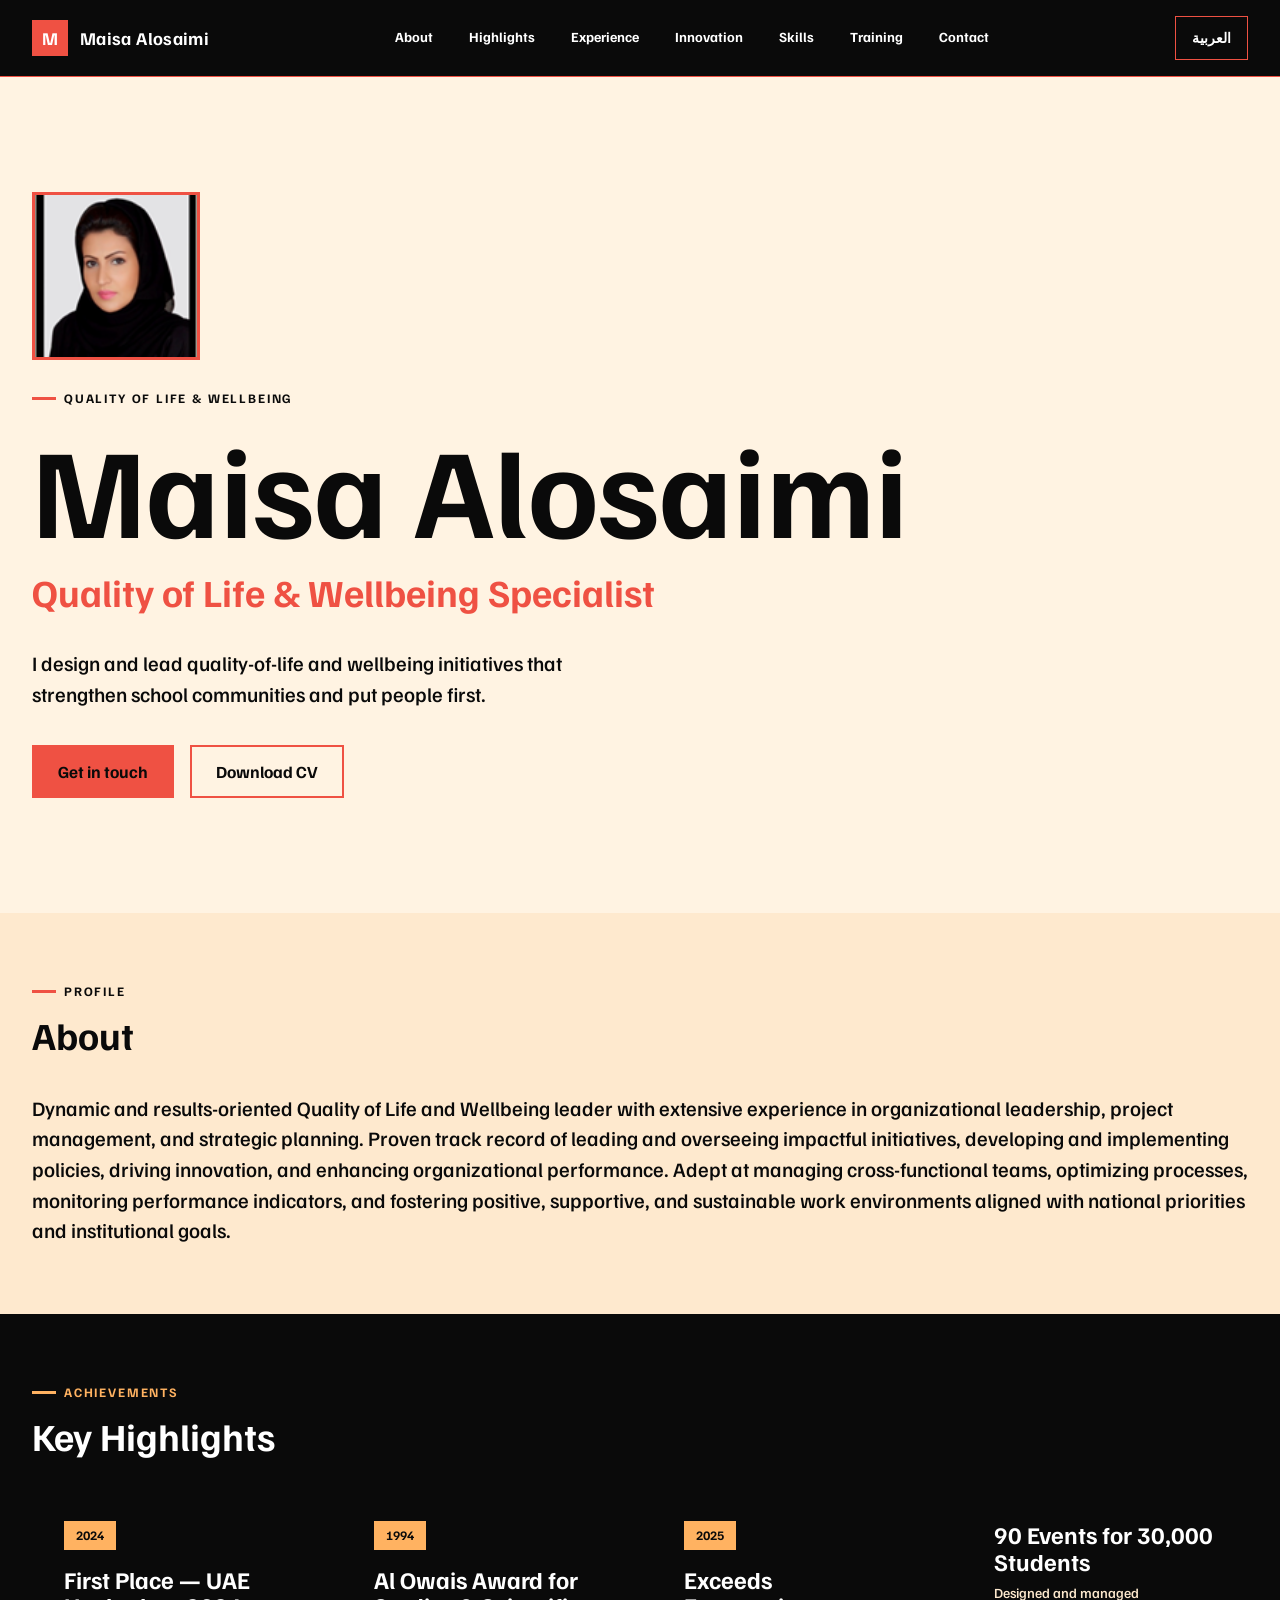
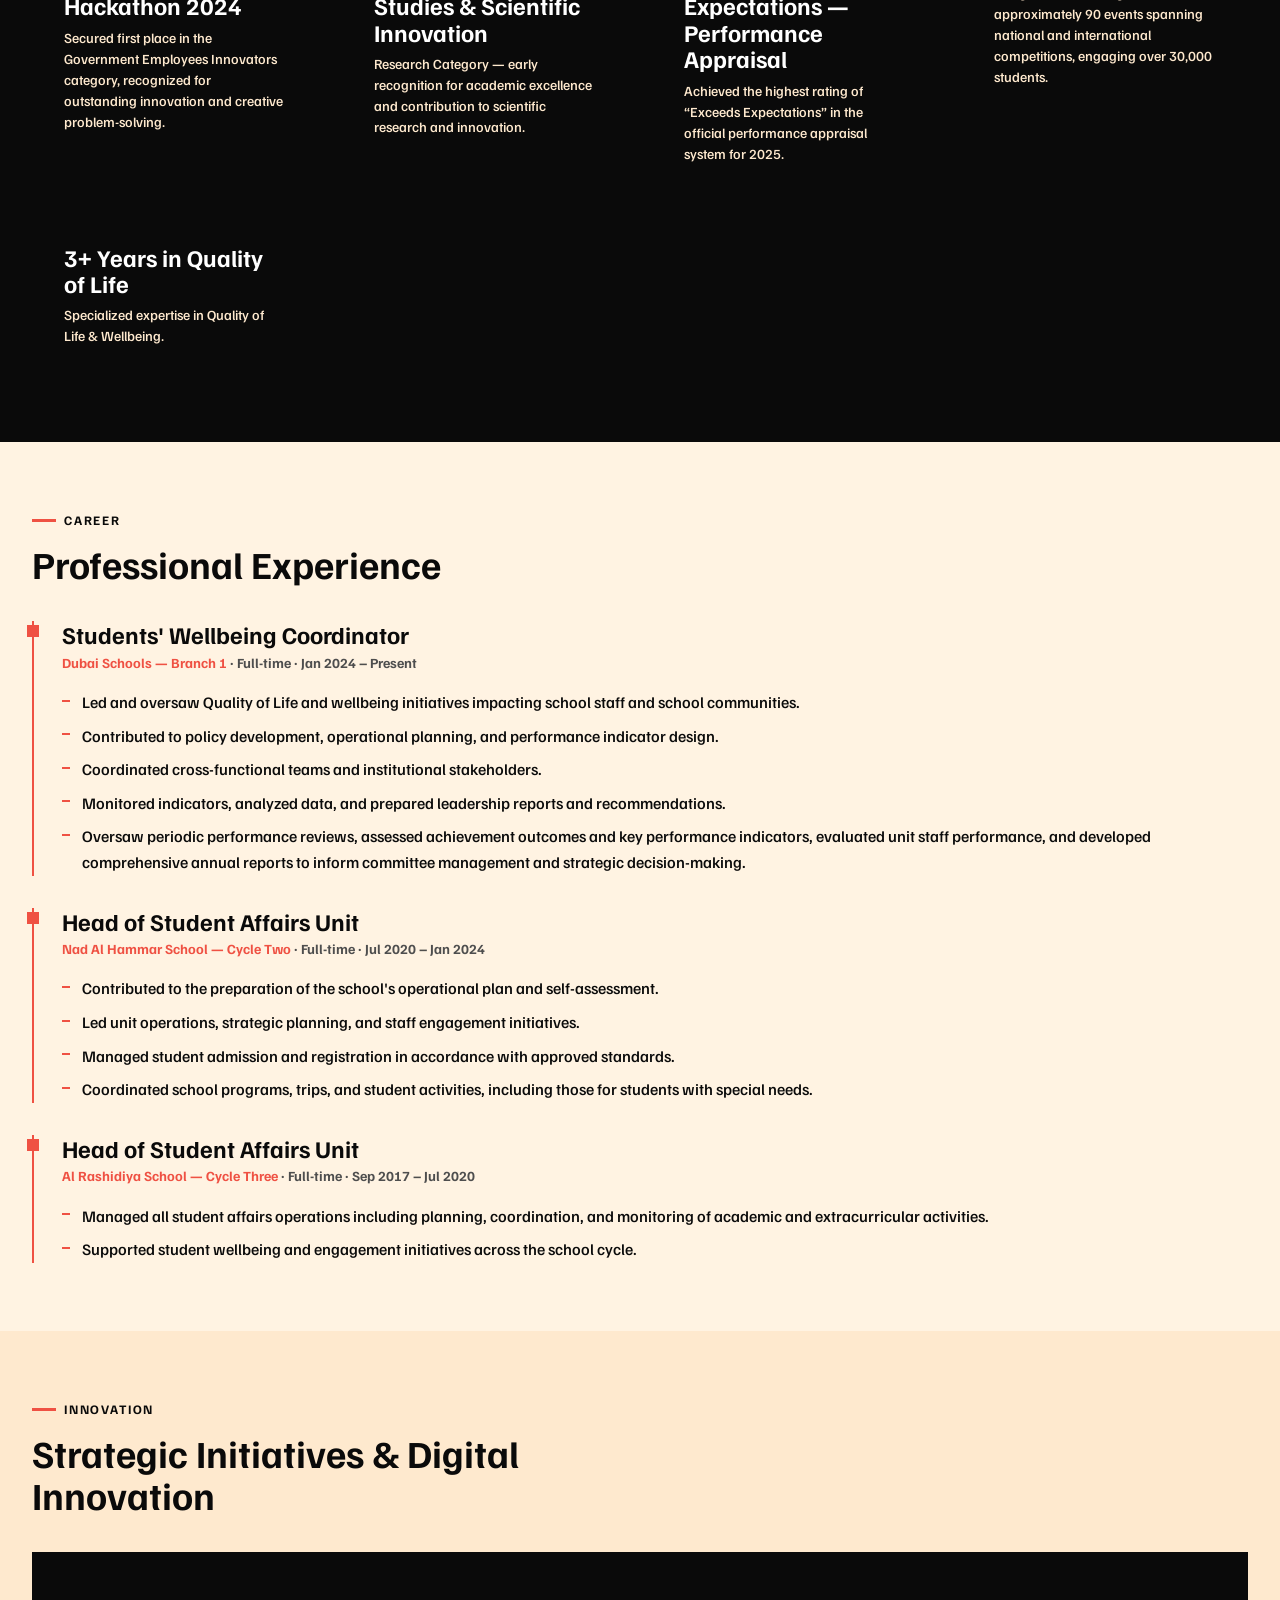
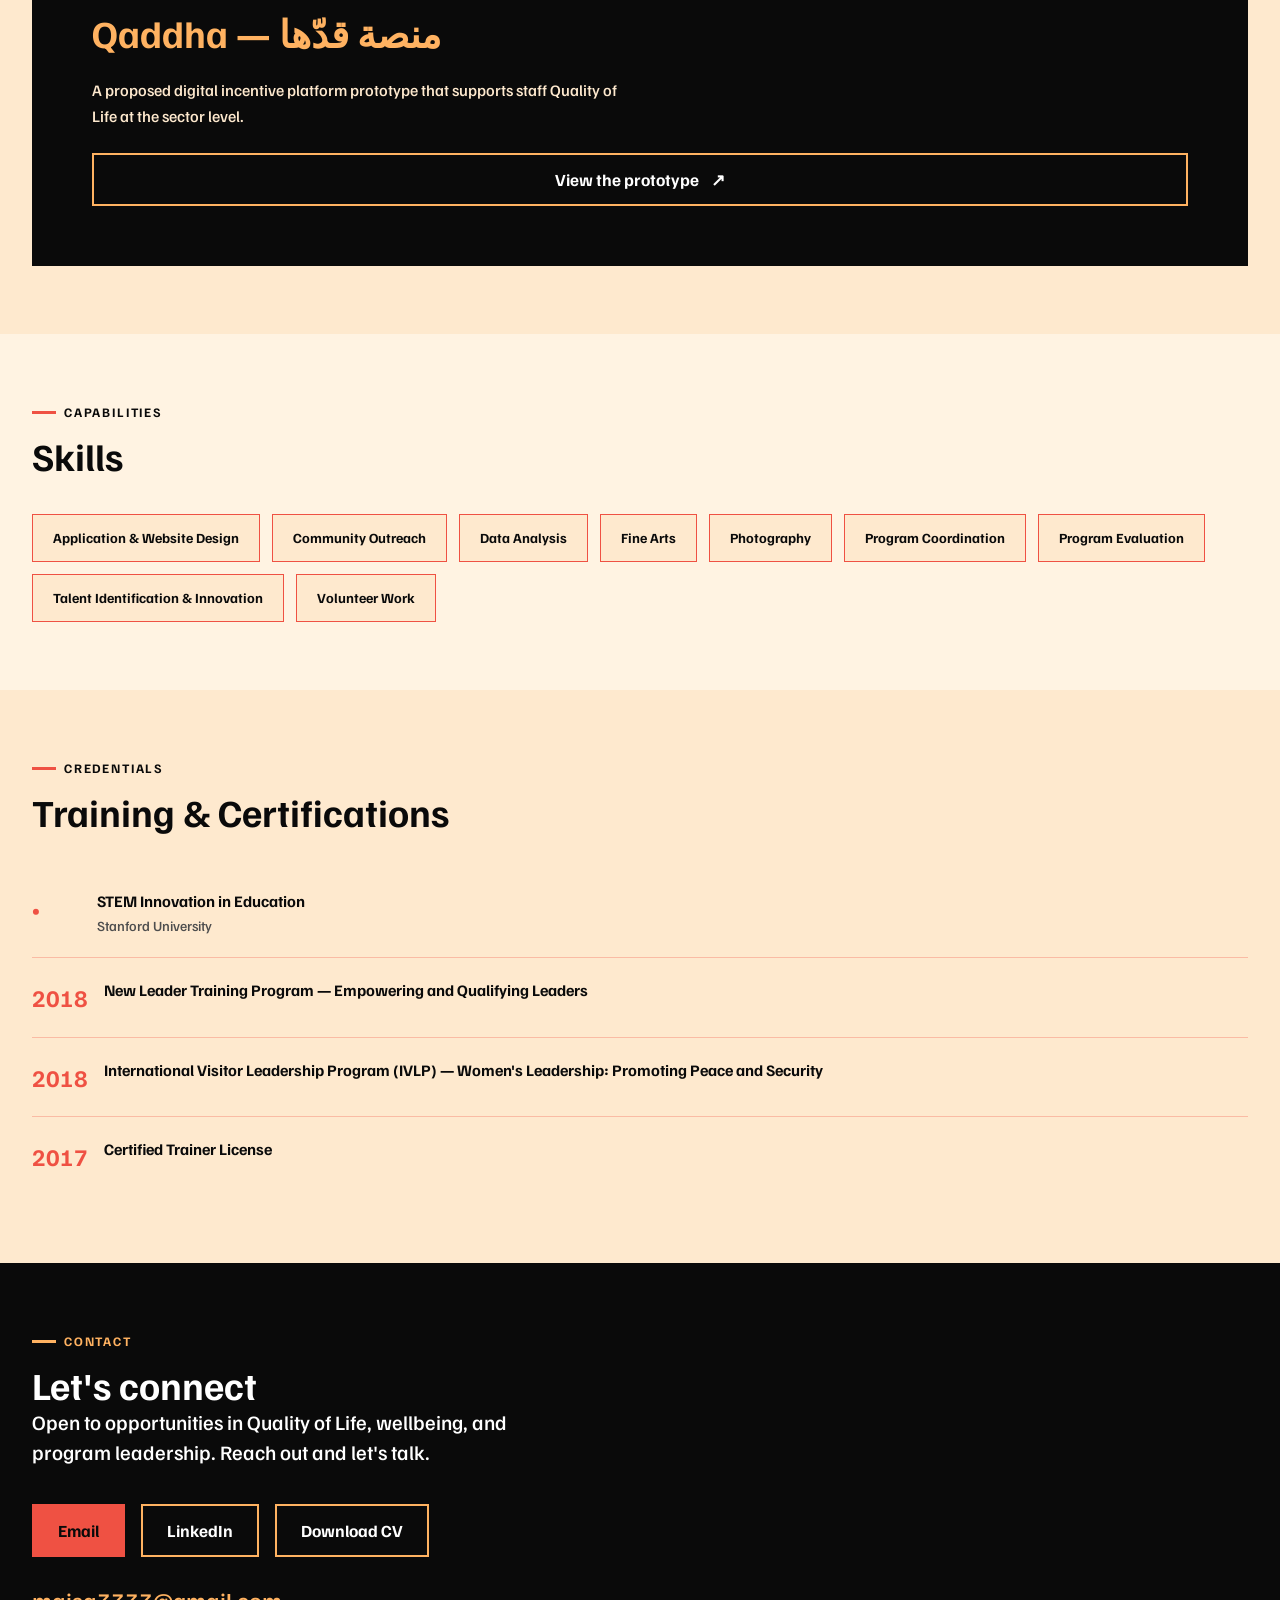
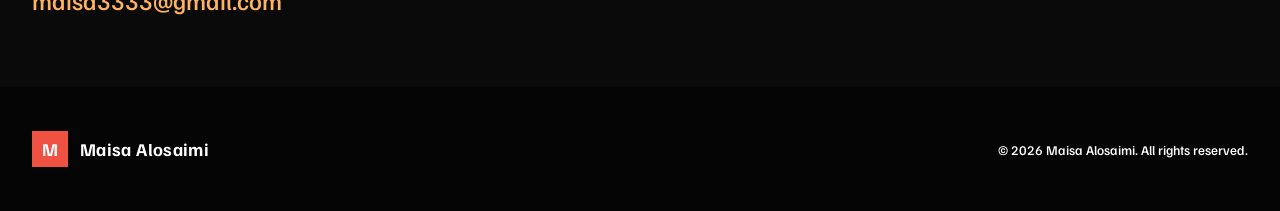
<file: index.html>
<!DOCTYPE html>
<html lang="en" dir="ltr">
<head>
  <meta charset="UTF-8" />
  <meta name="viewport" content="width=device-width, initial-scale=1" />
  <title>Maisa Alosaimi — Quality of Life &amp; Wellbeing Specialist</title>
  <meta name="description" content="Portfolio of Maisa Alosaimi, a Quality of Life & Wellbeing Specialist leading impactful initiatives across school communities in the UAE." />
  <meta name="author" content="Maisa Alosaimi" />
  <meta name="theme-color" content="#0A0A0A" />
  <link rel="canonical" href="https://maisa3333-creator.github.io/" />

  <!-- Open Graph / social -->
  <meta property="og:type" content="website" />
  <meta property="og:site_name" content="Maisa Alosaimi" />
  <meta property="og:title" content="Maisa Alosaimi — Quality of Life & Wellbeing Specialist" />
  <meta property="og:description" content="Portfolio of Maisa Alosaimi, a Quality of Life & Wellbeing Specialist leading impactful initiatives across school communities in the UAE." />
  <meta property="og:locale" content="en_US" />
  <meta property="og:url" content="https://maisa3333-creator.github.io/" />
  <meta property="og:image" content="https://maisa3333-creator.github.io/assets/img/og-cover.png" />
  <meta name="twitter:card" content="summary_large_image" />
  <meta name="twitter:title" content="Maisa Alosaimi — Quality of Life & Wellbeing Specialist" />
  <meta name="twitter:description" content="Portfolio of Maisa Alosaimi, a Quality of Life & Wellbeing Specialist." />
  <meta name="twitter:image" content="https://maisa3333-creator.github.io/assets/img/og-cover.png" />

  <link rel="icon" href="favicon.svg" type="image/svg+xml" />
  <link rel="alternate" hreflang="en" href="https://maisa3333-creator.github.io/" />
  <link rel="alternate" hreflang="ar" href="https://maisa3333-creator.github.io/" />

  <!-- Styles (fonts first; self-hosted, no external requests) -->
  <link rel="stylesheet" href="assets/css/fonts.css" />
  <link rel="stylesheet" href="assets/css/tokens.css" />
  <link rel="stylesheet" href="assets/css/base.css" />
  <link rel="stylesheet" href="assets/css/layout.css" />
  <link rel="stylesheet" href="assets/css/components.css" />
  <link rel="stylesheet" href="assets/css/rtl.css" />
</head>
<body>
  <a class="skip-link" href="#main" data-i18n="ui.skip">Skip to content</a>

  <header class="site-header">
    <nav class="nav container" aria-label="Primary">
      <a class="nav__brand" href="#hero">
        <span class="monogram" data-i18n="ui.monogram" aria-hidden="true">M</span>
        <span data-i18n="ui.brand">Maisa Alosaimi</span>
      </a>

      <div id="nav-menu" class="nav__menu">
        <ul class="nav__list">
          <li><a class="nav__link" data-section="about" href="#about" data-i18n="nav.about">About</a></li>
          <li><a class="nav__link" data-section="highlights" href="#highlights" data-i18n="nav.highlights">Highlights</a></li>
          <li><a class="nav__link" data-section="experience" href="#experience" data-i18n="nav.experience">Experience</a></li>
          <li><a class="nav__link" data-section="innovation" href="#innovation" data-i18n="nav.innovation">Innovation</a></li>
          <li><a class="nav__link" data-section="skills" href="#skills" data-i18n="nav.skills">Skills</a></li>
          <li><a class="nav__link" data-section="training" href="#training" data-i18n="nav.training">Training</a></li>
          <li><a class="nav__link" data-section="contact" href="#contact" data-i18n="nav.contact">Contact</a></li>
        </ul>
      </div>

      <div class="nav__actions">
        <button id="lang-toggle" class="lang-toggle" type="button" lang="ar" aria-label="التبديل إلى العربية">العربية</button>
        <button id="nav-toggle" class="nav__toggle" type="button" aria-controls="nav-menu" aria-expanded="false" aria-label="Menu" data-i18n-aria-label="ui.menu">
          <span class="bars" aria-hidden="true"></span>
        </button>
      </div>
    </nav>
  </header>

  <main id="main">
    <!-- HERO -->
    <section id="hero" class="hero">
      <div class="container">
        <img class="hero__portrait" src="assets/img/maisa.png" width="160" height="160" alt="Maisa Alosaimi" />
        <p class="eyebrow hero__eyebrow" data-i18n="hero.eyebrow">Quality of Life &amp; Wellbeing</p>
        <h1 class="display hero__name" data-i18n="hero.name">Maisa Alosaimi</h1>
        <p class="hero__title" data-i18n="hero.title">Quality of Life &amp; Wellbeing Specialist</p>
        <p class="lead hero__tagline" data-i18n="hero.tagline">I design and lead quality-of-life and wellbeing initiatives that strengthen school communities and put people first.</p>
        <div class="hero__cta">
          <a class="btn btn--primary" href="#contact" data-i18n="hero.ctaContact">Get in touch</a>
          <a class="btn btn--ghost" href="Maisa_Alosaimi_QoL.pdf" download data-i18n="hero.ctaCv">Download CV</a>
        </div>

        <noscript>
          <p class="noscript-note" data-i18n="ui.noscript">This portfolio is fully readable with JavaScript enabled. You can still download the full CV below, or contact Maisa by email or LinkedIn.</p>
          <p><a class="link" href="Maisa_Alosaimi_QoL.pdf" download>Download CV (PDF)</a> · <a class="link" href="mailto:maisa3333@gmail.com">maisa3333@gmail.com</a> · <a class="link" href="https://www.linkedin.com/in/maisa-alosaimi-4563b659" target="_blank" rel="noopener noreferrer">LinkedIn</a></p>
        </noscript>
      </div>
    </section>

    <!-- ABOUT -->
    <section id="about" class="section section--surface">
      <div class="container">
        <header class="section__head">
          <span class="eyebrow" data-i18n="about.eyebrow">Profile</span>
          <h2 data-i18n="about.heading">About</h2>
        </header>
        <p class="lead" data-i18n="about.body">Dynamic and results-oriented Quality of Life and Wellbeing leader with extensive experience in organizational leadership, project management, and strategic planning.</p>
      </div>
    </section>

    <!-- HIGHLIGHTS -->
    <section id="highlights" class="section section--dark">
      <div class="container">
        <header class="section__head">
          <span class="eyebrow" data-i18n="highlights.eyebrow">Achievements</span>
          <h2 data-i18n="highlights.heading">Key Highlights</h2>
        </header>
        <div id="highlights-grid" class="grid grid--cards"><!-- rendered from content.js --></div>
      </div>
    </section>

    <!-- EXPERIENCE -->
    <section id="experience" class="section">
      <div class="container">
        <header class="section__head">
          <span class="eyebrow" data-i18n="experience.eyebrow">Career</span>
          <h2 data-i18n="experience.heading">Professional Experience</h2>
        </header>
        <div id="experience-timeline" class="timeline"><!-- rendered from content.js --></div>
      </div>
    </section>

    <!-- INNOVATION / QADDHA -->
    <section id="innovation" class="section section--surface">
      <div class="container">
        <header class="section__head">
          <span class="eyebrow" data-i18n="innovation.eyebrow">Innovation</span>
          <h2 data-i18n="innovation.heading">Strategic Initiatives &amp; Digital Innovation</h2>
        </header>
        <div class="qaddha reveal">
          <h3 class="qaddha__name" data-i18n="innovation.name">Qaddha — منصة قدّها</h3>
          <p class="qaddha__summary" data-i18n="innovation.summary">A proposed digital incentive platform prototype that supports staff Quality of Life at the sector level.</p>
          <a class="btn btn--ghost on-dark link--external" href="https://preview--qadha-recognition-hub.lovable.app/" target="_blank" rel="noopener noreferrer">
            <span data-i18n="innovation.linkLabel">View the prototype</span>
            <span class="visually-hidden" data-i18n="ui.newTab"> (opens in a new tab)</span>
          </a>
        </div>
      </div>
    </section>

    <!-- SKILLS -->
    <section id="skills" class="section">
      <div class="container">
        <header class="section__head">
          <span class="eyebrow" data-i18n="skills.eyebrow">Capabilities</span>
          <h2 data-i18n="skills.heading">Skills</h2>
        </header>
        <ul id="skills-cluster" class="cluster"><!-- rendered from content.js --></ul>
      </div>
    </section>

    <!-- TRAINING -->
    <section id="training" class="section section--surface">
      <div class="container">
        <header class="section__head">
          <span class="eyebrow" data-i18n="training.eyebrow">Credentials</span>
          <h2 data-i18n="training.heading">Training &amp; Certifications</h2>
        </header>
        <ul id="training-list"><!-- rendered from content.js --></ul>
      </div>
    </section>

    <!-- CONTACT -->
    <section id="contact" class="section section--dark">
      <div class="container">
        <header class="section__head">
          <span class="eyebrow" data-i18n="contact.eyebrow">Contact</span>
          <h2 data-i18n="contact.heading">Let's connect</h2>
          <p class="lead" data-i18n="contact.body">Open to opportunities in Quality of Life, wellbeing, and program leadership. Reach out and let's talk.</p>
        </header>
        <div class="contact-actions">
          <a class="btn btn--primary" href="mailto:maisa3333@gmail.com"><span data-i18n="contact.emailLabel">Email</span></a>
          <a class="btn btn--ghost on-dark" href="https://www.linkedin.com/in/maisa-alosaimi-4563b659" target="_blank" rel="noopener noreferrer">
            <span data-i18n="contact.linkedinLabel">LinkedIn</span>
            <span class="visually-hidden" data-i18n="ui.newTab"> (opens in a new tab)</span>
          </a>
          <a class="btn btn--ghost on-dark" href="Maisa_Alosaimi_QoL.pdf" download>
            <span data-i18n="contact.cvLabel">Download CV</span>
          </a>
        </div>
        <p class="contact-email"><a class="ltr-token" href="mailto:maisa3333@gmail.com">maisa3333@gmail.com</a></p>
      </div>
    </section>
  </main>

  <footer class="site-footer">
    <div class="container">
      <span class="nav__brand">
        <span class="monogram" aria-hidden="true" data-i18n="ui.monogram">M</span>
        <span data-i18n="ui.brand">Maisa Alosaimi</span>
      </span>
      <small data-i18n="ui.footerRights">© 2026 Maisa Alosaimi. All rights reserved.</small>
    </div>
  </footer>

  <button id="back-to-top" class="back-to-top" type="button" aria-label="Back to top" data-i18n-aria-label="ui.backToTop">↑</button>

  <script type="module" src="assets/js/main.js"></script>
</body>
</html>
</file>
<file: assets/css/fonts.css>
/* vietnamese */
@font-face {
  font-family: 'Familjen Grotesk';
  font-style: normal;
  font-weight: 400;
  font-display: swap;
  src: url(../fonts/Qw3GZR9ZHiDnImG6-NEMQ41wby8WbHUEj6M7.woff2) format('woff2');
  unicode-range: U+0102-0103, U+0110-0111, U+0128-0129, U+0168-0169, U+01A0-01A1, U+01AF-01B0, U+0300-0301, U+0303-0304, U+0308-0309, U+0323, U+0329, U+1EA0-1EF9, U+20AB;
}
/* latin-ext */
@font-face {
  font-family: 'Familjen Grotesk';
  font-style: normal;
  font-weight: 400;
  font-display: swap;
  src: url(../fonts/Qw3GZR9ZHiDnImG6-NEMQ41wby8WbHQEj6M7.woff2) format('woff2');
  unicode-range: U+0100-02BA, U+02BD-02C5, U+02C7-02CC, U+02CE-02D7, U+02DD-02FF, U+0304, U+0308, U+0329, U+1D00-1DBF, U+1E00-1E9F, U+1EF2-1EFF, U+2020, U+20A0-20AB, U+20AD-20C0, U+2113, U+2C60-2C7F, U+A720-A7FF;
}
/* latin */
@font-face {
  font-family: 'Familjen Grotesk';
  font-style: normal;
  font-weight: 400;
  font-display: swap;
  src: url(../fonts/Qw3GZR9ZHiDnImG6-NEMQ41wby8WbHoEjw.woff2) format('woff2');
  unicode-range: U+0000-00FF, U+0131, U+0152-0153, U+02BB-02BC, U+02C6, U+02DA, U+02DC, U+0304, U+0308, U+0329, U+2000-206F, U+20AC, U+2122, U+2191, U+2193, U+2212, U+2215, U+FEFF, U+FFFD;
}
/* vietnamese */
@font-face {
  font-family: 'Familjen Grotesk';
  font-style: normal;
  font-weight: 500;
  font-display: swap;
  src: url(../fonts/Qw3GZR9ZHiDnImG6-NEMQ41wby8WbHUEj6M7.woff2) format('woff2');
  unicode-range: U+0102-0103, U+0110-0111, U+0128-0129, U+0168-0169, U+01A0-01A1, U+01AF-01B0, U+0300-0301, U+0303-0304, U+0308-0309, U+0323, U+0329, U+1EA0-1EF9, U+20AB;
}
/* latin-ext */
@font-face {
  font-family: 'Familjen Grotesk';
  font-style: normal;
  font-weight: 500;
  font-display: swap;
  src: url(../fonts/Qw3GZR9ZHiDnImG6-NEMQ41wby8WbHQEj6M7.woff2) format('woff2');
  unicode-range: U+0100-02BA, U+02BD-02C5, U+02C7-02CC, U+02CE-02D7, U+02DD-02FF, U+0304, U+0308, U+0329, U+1D00-1DBF, U+1E00-1E9F, U+1EF2-1EFF, U+2020, U+20A0-20AB, U+20AD-20C0, U+2113, U+2C60-2C7F, U+A720-A7FF;
}
/* latin */
@font-face {
  font-family: 'Familjen Grotesk';
  font-style: normal;
  font-weight: 500;
  font-display: swap;
  src: url(../fonts/Qw3GZR9ZHiDnImG6-NEMQ41wby8WbHoEjw.woff2) format('woff2');
  unicode-range: U+0000-00FF, U+0131, U+0152-0153, U+02BB-02BC, U+02C6, U+02DA, U+02DC, U+0304, U+0308, U+0329, U+2000-206F, U+20AC, U+2122, U+2191, U+2193, U+2212, U+2215, U+FEFF, U+FFFD;
}
/* vietnamese */
@font-face {
  font-family: 'Familjen Grotesk';
  font-style: normal;
  font-weight: 700;
  font-display: swap;
  src: url(../fonts/Qw3GZR9ZHiDnImG6-NEMQ41wby8WbHUEj6M7.woff2) format('woff2');
  unicode-range: U+0102-0103, U+0110-0111, U+0128-0129, U+0168-0169, U+01A0-01A1, U+01AF-01B0, U+0300-0301, U+0303-0304, U+0308-0309, U+0323, U+0329, U+1EA0-1EF9, U+20AB;
}
/* latin-ext */
@font-face {
  font-family: 'Familjen Grotesk';
  font-style: normal;
  font-weight: 700;
  font-display: swap;
  src: url(../fonts/Qw3GZR9ZHiDnImG6-NEMQ41wby8WbHQEj6M7.woff2) format('woff2');
  unicode-range: U+0100-02BA, U+02BD-02C5, U+02C7-02CC, U+02CE-02D7, U+02DD-02FF, U+0304, U+0308, U+0329, U+1D00-1DBF, U+1E00-1E9F, U+1EF2-1EFF, U+2020, U+20A0-20AB, U+20AD-20C0, U+2113, U+2C60-2C7F, U+A720-A7FF;
}
/* latin */
@font-face {
  font-family: 'Familjen Grotesk';
  font-style: normal;
  font-weight: 700;
  font-display: swap;
  src: url(../fonts/Qw3GZR9ZHiDnImG6-NEMQ41wby8WbHoEjw.woff2) format('woff2');
  unicode-range: U+0000-00FF, U+0131, U+0152-0153, U+02BB-02BC, U+02C6, U+02DA, U+02DC, U+0304, U+0308, U+0329, U+2000-206F, U+20AC, U+2122, U+2191, U+2193, U+2212, U+2215, U+FEFF, U+FFFD;
}
/* arabic */
@font-face {
  font-family: 'Tajawal';
  font-style: normal;
  font-weight: 400;
  font-display: swap;
  src: url(../fonts/Iura6YBj_oCad4k1nzSBC45I.woff2) format('woff2');
  unicode-range: U+0600-06FF, U+0750-077F, U+0870-088E, U+0890-0891, U+0897-08E1, U+08E3-08FF, U+200C-200E, U+2010-2011, U+204F, U+2E41, U+FB50-FDFF, U+FE70-FE74, U+FE76-FEFC, U+102E0-102FB, U+10E60-10E7E, U+10EC2-10EC4, U+10EFC-10EFF, U+1EE00-1EE03, U+1EE05-1EE1F, U+1EE21-1EE22, U+1EE24, U+1EE27, U+1EE29-1EE32, U+1EE34-1EE37, U+1EE39, U+1EE3B, U+1EE42, U+1EE47, U+1EE49, U+1EE4B, U+1EE4D-1EE4F, U+1EE51-1EE52, U+1EE54, U+1EE57, U+1EE59, U+1EE5B, U+1EE5D, U+1EE5F, U+1EE61-1EE62, U+1EE64, U+1EE67-1EE6A, U+1EE6C-1EE72, U+1EE74-1EE77, U+1EE79-1EE7C, U+1EE7E, U+1EE80-1EE89, U+1EE8B-1EE9B, U+1EEA1-1EEA3, U+1EEA5-1EEA9, U+1EEAB-1EEBB, U+1EEF0-1EEF1;
}
/* latin */
@font-face {
  font-family: 'Tajawal';
  font-style: normal;
  font-weight: 400;
  font-display: swap;
  src: url(../fonts/Iura6YBj_oCad4k1nzGBCw.woff2) format('woff2');
  unicode-range: U+0000-00FF, U+0131, U+0152-0153, U+02BB-02BC, U+02C6, U+02DA, U+02DC, U+0304, U+0308, U+0329, U+2000-206F, U+20AC, U+2122, U+2191, U+2193, U+2212, U+2215, U+FEFF, U+FFFD;
}
/* arabic */
@font-face {
  font-family: 'Tajawal';
  font-style: normal;
  font-weight: 500;
  font-display: swap;
  src: url(../fonts/Iurf6YBj_oCad4k1l8KiHrRpiYlJ.woff2) format('woff2');
  unicode-range: U+0600-06FF, U+0750-077F, U+0870-088E, U+0890-0891, U+0897-08E1, U+08E3-08FF, U+200C-200E, U+2010-2011, U+204F, U+2E41, U+FB50-FDFF, U+FE70-FE74, U+FE76-FEFC, U+102E0-102FB, U+10E60-10E7E, U+10EC2-10EC4, U+10EFC-10EFF, U+1EE00-1EE03, U+1EE05-1EE1F, U+1EE21-1EE22, U+1EE24, U+1EE27, U+1EE29-1EE32, U+1EE34-1EE37, U+1EE39, U+1EE3B, U+1EE42, U+1EE47, U+1EE49, U+1EE4B, U+1EE4D-1EE4F, U+1EE51-1EE52, U+1EE54, U+1EE57, U+1EE59, U+1EE5B, U+1EE5D, U+1EE5F, U+1EE61-1EE62, U+1EE64, U+1EE67-1EE6A, U+1EE6C-1EE72, U+1EE74-1EE77, U+1EE79-1EE7C, U+1EE7E, U+1EE80-1EE89, U+1EE8B-1EE9B, U+1EEA1-1EEA3, U+1EEA5-1EEA9, U+1EEAB-1EEBB, U+1EEF0-1EEF1;
}
/* latin */
@font-face {
  font-family: 'Tajawal';
  font-style: normal;
  font-weight: 500;
  font-display: swap;
  src: url(../fonts/Iurf6YBj_oCad4k1l8KiHrFpiQ.woff2) format('woff2');
  unicode-range: U+0000-00FF, U+0131, U+0152-0153, U+02BB-02BC, U+02C6, U+02DA, U+02DC, U+0304, U+0308, U+0329, U+2000-206F, U+20AC, U+2122, U+2191, U+2193, U+2212, U+2215, U+FEFF, U+FFFD;
}
/* arabic */
@font-face {
  font-family: 'Tajawal';
  font-style: normal;
  font-weight: 700;
  font-display: swap;
  src: url(../fonts/Iurf6YBj_oCad4k1l4qkHrRpiYlJ.woff2) format('woff2');
  unicode-range: U+0600-06FF, U+0750-077F, U+0870-088E, U+0890-0891, U+0897-08E1, U+08E3-08FF, U+200C-200E, U+2010-2011, U+204F, U+2E41, U+FB50-FDFF, U+FE70-FE74, U+FE76-FEFC, U+102E0-102FB, U+10E60-10E7E, U+10EC2-10EC4, U+10EFC-10EFF, U+1EE00-1EE03, U+1EE05-1EE1F, U+1EE21-1EE22, U+1EE24, U+1EE27, U+1EE29-1EE32, U+1EE34-1EE37, U+1EE39, U+1EE3B, U+1EE42, U+1EE47, U+1EE49, U+1EE4B, U+1EE4D-1EE4F, U+1EE51-1EE52, U+1EE54, U+1EE57, U+1EE59, U+1EE5B, U+1EE5D, U+1EE5F, U+1EE61-1EE62, U+1EE64, U+1EE67-1EE6A, U+1EE6C-1EE72, U+1EE74-1EE77, U+1EE79-1EE7C, U+1EE7E, U+1EE80-1EE89, U+1EE8B-1EE9B, U+1EEA1-1EEA3, U+1EEA5-1EEA9, U+1EEAB-1EEBB, U+1EEF0-1EEF1;
}
/* latin */
@font-face {
  font-family: 'Tajawal';
  font-style: normal;
  font-weight: 700;
  font-display: swap;
  src: url(../fonts/Iurf6YBj_oCad4k1l4qkHrFpiQ.woff2) format('woff2');
  unicode-range: U+0000-00FF, U+0131, U+0152-0153, U+02BB-02BC, U+02C6, U+02DA, U+02DC, U+0304, U+0308, U+0329, U+2000-206F, U+20AC, U+2122, U+2191, U+2193, U+2212, U+2215, U+FEFF, U+FFFD;
}
/* arabic */
@font-face {
  font-family: 'Tajawal';
  font-style: normal;
  font-weight: 800;
  font-display: swap;
  src: url(../fonts/Iurf6YBj_oCad4k1l5anHrRpiYlJ.woff2) format('woff2');
  unicode-range: U+0600-06FF, U+0750-077F, U+0870-088E, U+0890-0891, U+0897-08E1, U+08E3-08FF, U+200C-200E, U+2010-2011, U+204F, U+2E41, U+FB50-FDFF, U+FE70-FE74, U+FE76-FEFC, U+102E0-102FB, U+10E60-10E7E, U+10EC2-10EC4, U+10EFC-10EFF, U+1EE00-1EE03, U+1EE05-1EE1F, U+1EE21-1EE22, U+1EE24, U+1EE27, U+1EE29-1EE32, U+1EE34-1EE37, U+1EE39, U+1EE3B, U+1EE42, U+1EE47, U+1EE49, U+1EE4B, U+1EE4D-1EE4F, U+1EE51-1EE52, U+1EE54, U+1EE57, U+1EE59, U+1EE5B, U+1EE5D, U+1EE5F, U+1EE61-1EE62, U+1EE64, U+1EE67-1EE6A, U+1EE6C-1EE72, U+1EE74-1EE77, U+1EE79-1EE7C, U+1EE7E, U+1EE80-1EE89, U+1EE8B-1EE9B, U+1EEA1-1EEA3, U+1EEA5-1EEA9, U+1EEAB-1EEBB, U+1EEF0-1EEF1;
}
/* latin */
@font-face {
  font-family: 'Tajawal';
  font-style: normal;
  font-weight: 800;
  font-display: swap;
  src: url(../fonts/Iurf6YBj_oCad4k1l5anHrFpiQ.woff2) format('woff2');
  unicode-range: U+0000-00FF, U+0131, U+0152-0153, U+02BB-02BC, U+02C6, U+02DA, U+02DC, U+0304, U+0308, U+0329, U+2000-206F, U+20AC, U+2122, U+2191, U+2193, U+2212, U+2215, U+FEFF, U+FFFD;
}
</file>
<file: assets/css/tokens.css>
/* ==========================================================================
   tokens.css — Design System tokens (Won J You–inspired)
   Single source of truth for palette, spacing, type scale, breakpoints.
   Rules: fixed 8-color palette · 0px radius · 4px spacing scale · flat aesthetic.
   ========================================================================== */

:root {
  /* --- Palette (the only 8 brand colors + their interaction shades) --- */
  --c-red: #EF5143;          /* Primary Action Red */
  --c-orange: #FFB261;       /* Primary Warm Accent */
  --c-cream: #FEE9CE;        /* Cream Warm surface */
  --c-offwhite: #FFF3E2;     /* Off-white cream */
  --c-charcoal: #4E4E4E;     /* Supporting text (on light: large/secondary only) */
  --c-black: #0A0A0A;        /* Primary dark / text */
  --c-white: #FFFFFF;        /* Pure white */
  --c-offblack: #050505;     /* Max-contrast dark */
  /* interaction shades (from design spec, used only for hover/active) */
  --c-orange-hover: #FF9F3D;
  --c-orange-active: #FF8C1A;
  --c-red-active: #D64031;

  /* --- Semantic roles (contrast-safe; see research.md §D3) --- */
  --bg-page: var(--c-offwhite);
  --bg-dark: var(--c-black);
  --bg-surface: var(--c-cream);
  --text-strong: var(--c-black);
  --text-on-dark: var(--c-white);
  --text-accent: var(--c-red);
  --border-accent: var(--c-red);
  --focus-ring: var(--c-red);

  /* --- Typography --- */
  --font-latin: 'Familjen Grotesk', Arial, 'Helvetica Neue', sans-serif;
  --font-arabic: 'Tajawal', 'Segoe UI', Tahoma, sans-serif;
  --font-base: var(--font-latin); /* swapped to Arabic on html[lang="ar"] */

  --fw-medium: 500;
  --fw-bold: 700;
  --fw-black: 800;

  /* Fluid type scale — micro design exports rescaled to readable sizes
     while preserving the dramatic hierarchy (research.md §D2). */
  --fs-display: clamp(3rem, 10vw, 8.5rem);     /* hero */
  --fs-h1: clamp(2rem, 5vw, 3.25rem);
  --fs-h2: clamp(1.6rem, 3.5vw, 2.4rem);
  --fs-h3: clamp(1.2rem, 2vw, 1.5rem);
  --fs-lead: clamp(1.05rem, 1.6vw, 1.3rem);
  --fs-body: clamp(1rem, 1.1vw, 1.125rem);     /* >=16px */
  --fs-small: 0.875rem;                         /* 14px */
  --fs-eyebrow: 0.8125rem;                       /* 13px labels/eyebrows */
  --fs-button: 1.0625rem;                        /* 17px, bold CTA = AA-large */

  --lh-display: 0.98;
  --lh-heading: 1.1;
  --lh-body: 1.6;

  /* --- Spacing scale (4px base; only these values) --- */
  --sp-4: 4px;   --sp-8: 8px;   --sp-12: 12px; --sp-16: 16px;
  --sp-20: 20px; --sp-24: 24px; --sp-28: 28px; --sp-32: 32px;
  --sp-36: 36px; --sp-44: 44px; --sp-60: 60px; --sp-68: 68px;

  /* --- Layout --- */
  --container-max: 1440px;
  --container-pad: var(--sp-32);   /* overridden per breakpoint in layout.css */
  --grid-gap: var(--sp-24);
  --section-gap: clamp(var(--sp-44), 8vw, var(--sp-68));

  /* --- Radius (sharp, non-negotiable) --- */
  --radius: 0px;

  /* --- Elevation (flat by default; shadows only on interaction/floating) --- */
  --shadow-hover: 0 2px 8px rgba(0, 0, 0, 0.12);
  --shadow-active: 0 4px 12px rgba(0, 0, 0, 0.16);
  --shadow-floating: 0 8px 24px rgba(0, 0, 0, 0.20);

  /* --- Motion --- */
  --transition: 180ms ease;
  --transition-slow: 320ms ease;

  /* --- Misc --- */
  --tap-min: 44px;            /* minimum touch target */
  --z-header: 100;
  --z-skip: 200;
}

/* Arabic uses the geometric Arabic family */
html[lang="ar"] {
  --font-base: var(--font-arabic);
}
</file>
<file: assets/css/base.css>
/* ==========================================================================
   base.css — reset, base elements, typography, focus, motion
   (fonts.css is linked before this file)
   ========================================================================== */

*, *::before, *::after { box-sizing: border-box; }

* { margin: 0; }

html {
  -webkit-text-size-adjust: 100%;
  text-size-adjust: 100%;
  scroll-behavior: smooth;
}

body {
  font-family: var(--font-base);
  font-size: var(--fs-body);
  line-height: var(--lh-body);
  font-weight: var(--fw-medium);
  color: var(--text-strong);
  background-color: var(--bg-page);
  -webkit-font-smoothing: antialiased;
  text-rendering: optimizeLegibility;
  min-height: 100vh;
  overflow-x: hidden;          /* guard against horizontal scroll */
}

img, picture, svg { display: block; max-width: 100%; height: auto; }

a { color: inherit; text-decoration: none; }

ul, ol { list-style: none; padding: 0; }

h1, h2, h3 {
  font-weight: var(--fw-black);
  line-height: var(--lh-heading);
  letter-spacing: 0;
}

button { font: inherit; color: inherit; cursor: pointer; border: 0; background: none; }

/* --- Headings type scale --- */
.display { font-size: var(--fs-display); line-height: var(--lh-display); font-weight: var(--fw-black); }
h1, .h1 { font-size: var(--fs-h1); }
h2, .h2 { font-size: var(--fs-h2); }
h3, .h3 { font-size: var(--fs-h3); font-weight: var(--fw-bold); }
.lead { font-size: var(--fs-lead); line-height: 1.5; }
.eyebrow {
  font-size: var(--fs-eyebrow);
  font-weight: var(--fw-bold);
  text-transform: uppercase;
  letter-spacing: 0.14em;
  color: var(--c-black);                 /* accessible: black text on light surfaces */
  display: flex;
  align-items: center;
  gap: var(--sp-8);
  width: fit-content;
}
.eyebrow::before {                       /* red accent bar (decorative, not text) */
  content: "";
  flex: none;
  inline-size: 24px;
  block-size: 3px;
  background: var(--c-red);
}
html[lang="ar"] .eyebrow { letter-spacing: 0; } /* no tracking in Arabic */

/* --- Accessible focus (visible, not color-only) --- */
:focus-visible {
  outline: 3px solid var(--focus-ring);
  outline-offset: 2px;
}
:focus:not(:focus-visible) { outline: none; }

/* --- Skip link --- */
.skip-link {
  position: absolute;
  inset-inline-start: var(--sp-8);
  top: -100px;
  z-index: var(--z-skip);
  background: var(--c-black);
  color: var(--c-white);
  padding: var(--sp-12) var(--sp-16);
  font-weight: var(--fw-bold);
  transition: top var(--transition);
}
.skip-link:focus { top: var(--sp-8); }

/* --- Utilities --- */
.visually-hidden {
  position: absolute !important;
  width: 1px; height: 1px;
  padding: 0; margin: -1px;
  overflow: hidden; clip: rect(0 0 0 0);
  white-space: nowrap; border: 0;
}
[hidden] { display: none !important; }

/* --- Reduced motion --- */
@media (prefers-reduced-motion: reduce) {
  html { scroll-behavior: auto; }
  *, *::before, *::after {
    animation-duration: 0.001ms !important;
    animation-iteration-count: 1 !important;
    transition-duration: 0.001ms !important;
  }
}
</file>
<file: assets/css/layout.css>
/* ==========================================================================
   layout.css — container, grid, header/nav, sections, footer, responsive
   ========================================================================== */

.container {
  width: 100%;
  max-width: var(--container-max);
  margin-inline: auto;
  padding-inline: var(--container-pad);
}

/* --- Skip target --- */
#main { display: block; }

/* --- Section rhythm --- */
.section { padding-block: var(--section-gap); }
.section--dark { background: var(--bg-dark); color: var(--text-on-dark); }
.section--surface { background: var(--bg-surface); color: var(--text-strong); }
.section__head { margin-block-end: var(--sp-36); max-width: 60ch; }
.section__head .eyebrow { margin-block-end: var(--sp-12); }
.section--dark .eyebrow { color: var(--c-orange); }              /* 11:1 on black */
.section--dark .eyebrow::before { background: var(--c-orange); }

/* --- Header / nav --- */
.site-header {
  position: sticky;
  top: 0;
  z-index: var(--z-header);
  background: var(--c-black);
  color: var(--c-white);
  border-block-end: 1px solid var(--c-red);
}
.nav {
  display: flex;
  align-items: center;
  justify-content: space-between;
  gap: var(--sp-16);
  padding-block: var(--sp-16);
}
.nav__brand {
  display: inline-flex;
  align-items: center;
  gap: var(--sp-12);
  font-weight: var(--fw-black);
  font-size: 1.125rem;
  color: var(--c-white);
  letter-spacing: 0.02em;
}
.nav__brand .monogram {
  display: grid;
  place-items: center;
  inline-size: 36px; block-size: 36px;
  background: var(--c-red);
  color: var(--c-white);
  font-weight: var(--fw-black);
}
.nav__list { display: flex; align-items: center; gap: var(--sp-4); flex-wrap: wrap; }
.nav__menu { display: flex; align-items: center; gap: var(--sp-16); }
.nav__actions { display: flex; align-items: center; gap: var(--sp-12); }
.nav__toggle { display: none; } /* hamburger, shown on mobile */

/* --- Footer --- */
.site-footer {
  background: var(--c-offblack);
  color: var(--c-white);
  padding-block: var(--sp-44);
}
.site-footer .container {
  display: flex; flex-wrap: wrap; gap: var(--sp-16);
  align-items: center; justify-content: space-between;
}

/* --- Generic grids --- */
.grid { display: grid; gap: var(--grid-gap); }
.grid--cards { grid-template-columns: repeat(auto-fit, minmax(min(100%, 280px), 1fr)); }
.grid--two { grid-template-columns: 1fr; }
.cluster { display: flex; flex-wrap: wrap; gap: var(--sp-12); }
.stack > * + * { margin-block-start: var(--sp-16); }

/* ==========================================================================
   Responsive breakpoints
   ========================================================================== */

/* Mobile-first base: container padding 16px */
:root { --container-pad: var(--sp-16); }

/* Tablet */
@media (min-width: 768px) {
  :root { --container-pad: var(--sp-24); }
  .grid--two { grid-template-columns: 1.1fr 0.9fr; align-items: center; }
}

/* Desktop */
@media (min-width: 1024px) {
  :root { --container-pad: var(--sp-32); }
}

/* --- Mobile nav (collapses at tablet and below) --- */
@media (max-width: 1023px) {
  .nav__toggle {
    display: inline-grid;
    place-items: center;
    inline-size: var(--tap-min); block-size: var(--tap-min);
    color: var(--c-white);
  }
  .nav__menu {
    position: fixed;
    inset: 0;
    inset-block-start: 69px; /* below header */
    flex-direction: column;
    align-items: stretch;
    gap: 0;
    background: var(--c-black);
    padding: var(--sp-16);
    transform: translateX(100%);
    transition: transform var(--transition-slow);
    overflow-y: auto;
  }
  html[dir="rtl"] .nav__menu { transform: translateX(-100%); }
  .nav__menu.is-open { transform: translateX(0); }
  .nav__list { flex-direction: column; align-items: stretch; gap: 0; }
  .nav__list a { padding-block: var(--sp-16); border-block-end: 1px solid var(--c-charcoal); }
}
</file>
<file: assets/css/components.css>
/* ==========================================================================
   components.css — buttons, links, cards, timeline, badges, hero
   Contrast-safe pairings per research.md §D3. All radius 0.
   ========================================================================== */

/* --- Buttons --- */
.btn {
  display: inline-flex;
  align-items: center;
  justify-content: center;
  gap: var(--sp-8);
  min-height: var(--tap-min);
  padding: var(--sp-16) var(--sp-24);
  font-size: var(--fs-button);
  font-weight: var(--fw-bold);
  line-height: 1;
  border-radius: var(--radius);
  border: 2px solid transparent;
  transition: background var(--transition), color var(--transition),
              box-shadow var(--transition), border-color var(--transition);
  text-align: center;
}
.btn:focus-visible { outline: 3px solid var(--c-black); outline-offset: 3px; }

/* Primary: red bg + BLACK bold text (~5.4:1, AA at any size). */
.btn--primary {
  background: var(--c-red);
  color: var(--c-black);
  border-color: var(--c-red);
}
/* hover inverts to red-on-black (5.6:1) to keep AA at the button's text size */
.btn--primary:hover { background: var(--c-black); color: var(--c-red); border-color: var(--c-black); box-shadow: var(--shadow-hover); }
.btn--primary:active { box-shadow: var(--shadow-active); }

/* Ghost: transparent with red border, black label on light surfaces. */
.btn--ghost {
  background: transparent;
  color: var(--c-black);
  border-color: var(--c-red);
}
.btn--ghost:hover { background: var(--c-red); color: var(--c-black); box-shadow: var(--shadow-hover); }

/* On dark sections, ghost flips to light text. */
.section--dark .btn--ghost,
.btn--ghost.on-dark { color: var(--c-white); border-color: var(--c-orange); }
.section--dark .btn--ghost:hover,
.btn--ghost.on-dark:hover { background: var(--c-orange); color: var(--c-black); }

.btn .icon { inline-size: 1em; block-size: 1em; }

/* --- Inline / text links --- */
.link {
  color: var(--c-black);                 /* accessible on light surfaces */
  font-weight: var(--fw-bold);
  text-decoration: underline;
  text-decoration-color: var(--c-red);   /* red accent via underline (non-text) */
  text-decoration-thickness: 2px;
  text-underline-offset: 3px;
  transition: text-decoration-color var(--transition), color var(--transition);
}
.link:hover { text-decoration-color: var(--c-red-active); }
.section--dark .link { color: var(--c-orange); }
.section--dark .link:hover { color: var(--c-white); }
.link--external::after { content: "↗"; margin-inline-start: 0.25em; font-weight: var(--fw-bold); }
html[dir="rtl"] .link--external::after { content: "↖"; }

/* --- Nav links / language toggle --- */
.nav__link {
  display: inline-flex; align-items: center;
  min-height: var(--tap-min);
  padding: var(--sp-8) var(--sp-16);
  color: var(--c-white);
  font-weight: var(--fw-bold);
  font-size: var(--fs-small);
  border-block-end: 2px solid transparent;
  transition: color var(--transition), border-color var(--transition), background var(--transition);
}
.nav__link:hover { color: var(--c-orange); background: rgba(239, 81, 67, 0.12); }
.nav__link[aria-current="true"] { color: var(--c-orange); border-block-end-color: var(--c-orange); }

.lang-toggle {
  display: inline-flex; align-items: center; gap: var(--sp-8);
  min-height: var(--tap-min);
  padding: var(--sp-8) var(--sp-16);
  color: var(--c-white);
  border: 1px solid var(--c-red);
  font-weight: var(--fw-bold);
  font-size: var(--fs-small);
  transition: background var(--transition), color var(--transition);
}
.lang-toggle:hover { background: var(--c-red); color: var(--c-black); }

/* --- Hero --- */
.hero { padding-block: clamp(var(--sp-44), 9vw, 120px); }
.hero__eyebrow { margin-block-end: var(--sp-16); }
.hero__name { margin-block-end: var(--sp-12); }
.hero__title { font-size: var(--fs-h2); font-weight: var(--fw-bold); color: var(--c-red); margin-block-end: var(--sp-24); }
.hero__tagline { max-width: 46ch; margin-block-end: var(--sp-36); }
.hero__cta { display: flex; flex-wrap: wrap; gap: var(--sp-16); }
.hero__portrait {
  inline-size: clamp(96px, 18vw, 168px);
  aspect-ratio: 1;
  object-fit: cover;
  border: 3px solid var(--c-red);
  margin-block-end: var(--sp-28);
}

/* --- Cards (Highlights) --- */
.card {
  background: var(--c-black);
  color: var(--c-red);
  padding: var(--sp-28) var(--sp-32);
  border-radius: var(--radius);
  display: flex; flex-direction: column; gap: var(--sp-8);
  block-size: 100%;
}
.card__year {
  align-self: flex-start;
  font-size: var(--fs-eyebrow);
  font-weight: var(--fw-bold);
  color: var(--c-black);
  background: var(--c-orange);
  padding: var(--sp-4) var(--sp-12);
  margin-block-end: var(--sp-8);
}
.card__title { color: var(--c-white); font-size: var(--fs-h3); font-weight: var(--fw-bold); }
.card__detail { color: var(--c-cream); font-size: var(--fs-small); line-height: 1.5; }

/* Surface card variant (on dark sections) */
.card--surface { background: var(--c-cream); color: var(--c-black); }
.card--surface .card__title { color: var(--c-black); }
.card--surface .card__detail { color: var(--c-charcoal); }

/* --- Timeline (Experience) --- */
.timeline { display: grid; gap: var(--sp-32); }
.tl-item {
  position: relative;
  padding-inline-start: var(--sp-28);
  border-inline-start: 2px solid var(--c-red);
}
.tl-item::before {
  content: "";
  position: absolute;
  inset-inline-start: -7px;
  inset-block-start: 4px;
  inline-size: 12px; block-size: 12px;
  background: var(--c-red);
}
.tl-item__role { font-size: var(--fs-h3); font-weight: var(--fw-bold); color: var(--c-black); }
.tl-item__meta { font-size: var(--fs-small); color: var(--c-charcoal); margin-block: var(--sp-4) var(--sp-16); font-weight: var(--fw-bold); }
.tl-item__meta .org { color: var(--c-red); }
.tl-item__bullets { display: grid; gap: var(--sp-8); }
.tl-item__bullets li { position: relative; padding-inline-start: var(--sp-20); font-size: var(--fs-body); }
.tl-item__bullets li::before {
  content: "";
  position: absolute; inset-inline-start: 0; inset-block-start: 0.6em;
  inline-size: 8px; block-size: 2px; background: var(--c-red);
}

/* --- Badges (Skills) --- */
.badge {
  display: inline-flex; align-items: center;
  min-height: var(--tap-min);
  padding: var(--sp-12) var(--sp-20);
  background: var(--c-cream);
  color: var(--c-black);
  font-weight: var(--fw-bold);
  font-size: var(--fs-small);
  border: 1px solid var(--c-red);
}

/* --- Certifications list --- */
.cert { display: flex; gap: var(--sp-16); padding-block: var(--sp-20); border-block-end: 1px solid rgba(239, 81, 67, 0.3); }
.cert:last-child { border-block-end: 0; }
.cert__year { flex: 0 0 auto; font-weight: var(--fw-black); color: var(--c-red); font-size: var(--fs-h3); min-inline-size: 3.5ch; }
.cert__name { font-weight: var(--fw-bold); }
.cert__issuer { color: var(--c-charcoal); font-size: var(--fs-small); }

/* --- Innovation / Qaddha panel --- */
.qaddha {
  display: grid; gap: var(--sp-24);
  background: var(--c-black); color: var(--c-white);
  padding: clamp(var(--sp-32), 5vw, var(--sp-60));
}
.qaddha__name { color: var(--c-orange); font-size: var(--fs-h2); font-weight: var(--fw-black); }
.qaddha__summary { color: var(--c-cream); max-width: 60ch; }

/* --- Contact --- */
.contact-actions { display: flex; flex-wrap: wrap; gap: var(--sp-16); margin-block-start: var(--sp-24); }
.contact-card { display: flex; flex-direction: column; gap: var(--sp-4); }

/* --- Contact email line --- */
.contact-email { margin-block-start: var(--sp-24); font-size: var(--fs-h3); }
.contact-email a { color: var(--c-orange); }
.contact-email a:hover { color: var(--c-white); }

/* --- Hamburger icon --- */
.nav__toggle .bars, .nav__toggle .bars::before, .nav__toggle .bars::after {
  content: ""; display: block;
  inline-size: 24px; block-size: 2px; background: var(--c-white);
  transition: transform var(--transition), opacity var(--transition);
}
.nav__toggle .bars { position: relative; }
.nav__toggle .bars::before { position: absolute; inset-block-start: -7px; }
.nav__toggle .bars::after { position: absolute; inset-block-start: 7px; }
.nav__toggle[aria-expanded="true"] .bars { background: transparent; }
.nav__toggle[aria-expanded="true"] .bars::before { transform: translateY(7px) rotate(45deg); }
.nav__toggle[aria-expanded="true"] .bars::after { transform: translateY(-7px) rotate(-45deg); }

/* --- Back to top --- */
.back-to-top {
  position: fixed;
  inset-block-end: var(--sp-24);
  inset-inline-end: var(--sp-24);
  inline-size: var(--tap-min); block-size: var(--tap-min);
  display: grid; place-items: center;
  background: var(--c-red); color: var(--c-black);
  font-size: 1.25rem; font-weight: var(--fw-black);
  border: 2px solid var(--c-black);
  opacity: 0; visibility: hidden; transform: translateY(8px);
  transition: opacity var(--transition), transform var(--transition), background var(--transition);
  z-index: var(--z-header);
}
.back-to-top.is-visible { opacity: 1; visibility: visible; transform: none; }
.back-to-top:hover { background: var(--c-orange); }

/* --- noscript notice --- */
.noscript-note {
  background: var(--c-cream); color: var(--c-black);
  border: 1px solid var(--c-red);
  padding: var(--sp-16) var(--sp-24); margin-block: var(--sp-16);
  font-weight: var(--fw-bold);
}

/* --- Reveal animation (gated by reduced-motion in base.css) --- */
.reveal { opacity: 0; transform: translateY(16px); transition: opacity var(--transition-slow), transform var(--transition-slow); }
.reveal.is-visible { opacity: 1; transform: none; }
</file>
<file: assets/css/rtl.css>
/* ==========================================================================
   rtl.css — Right-to-left overrides for Arabic (html[dir="rtl"])
   Most mirroring is automatic via CSS logical properties; only a few
   physical-direction details need explicit handling here.
   ========================================================================== */

/* Arabic numerals/dates and Latin links inside Arabic text stay LTR-isolated */
html[dir="rtl"] .keep-ltr {
  direction: ltr;
  unicode-bidi: isolate;
  display: inline-block;
}

/* Raw address/URL tokens read left-to-right even in RTL (NOT the labelled
   Email button, whose visible text is a translated label). */
html[dir="rtl"] .ltr-token,
html[dir="rtl"] .contact-email a[href^="mailto:"] {
  direction: ltr;
  unicode-bidi: isolate;
}

/* Slightly relax line-height for Arabic script legibility */
html[lang="ar"] body { line-height: 1.8; }
html[lang="ar"] .tl-item__bullets li { line-height: 1.9; }

/* Arabic headings: Tajawal reads better a touch heavier tracking-free (already 0) */
html[lang="ar"] .hero__title { font-weight: var(--fw-bold); }

/* Monogram letter should not mirror */
html[dir="rtl"] .nav__brand .monogram { direction: ltr; }
</file>
